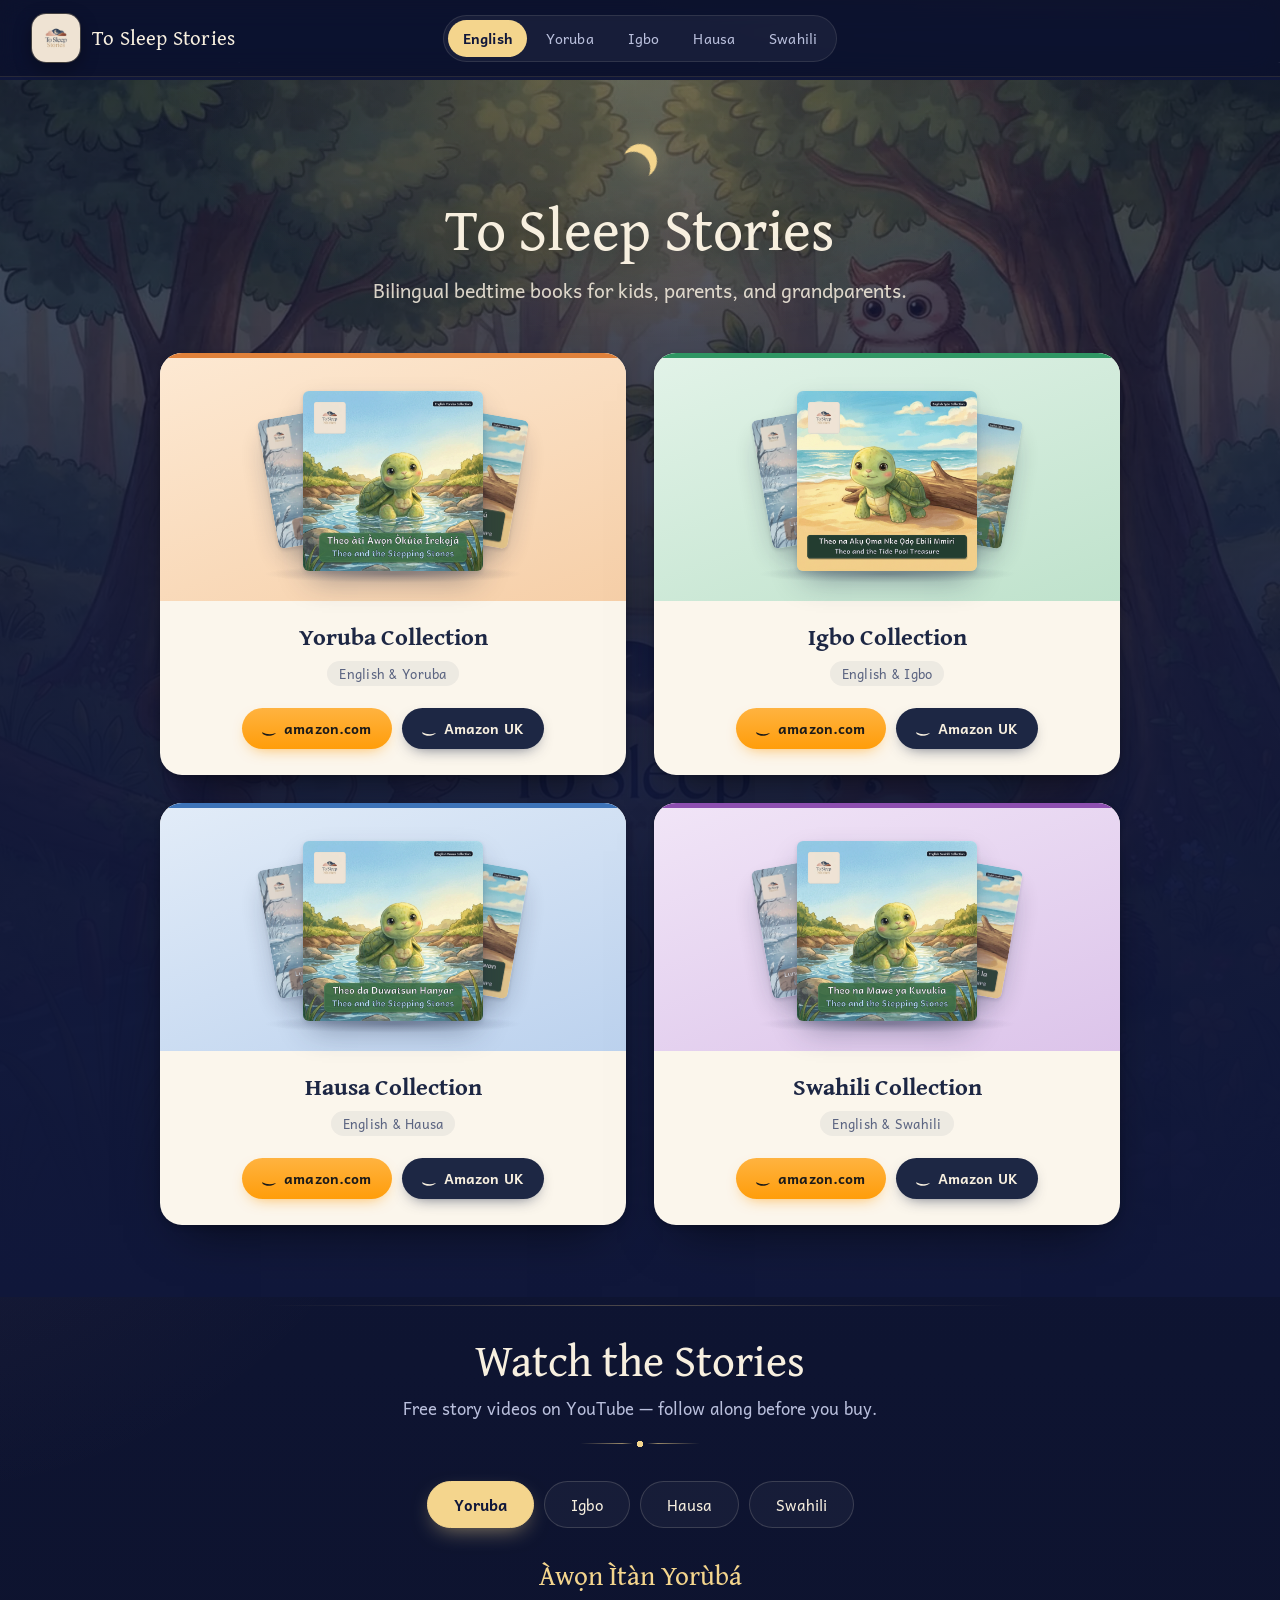
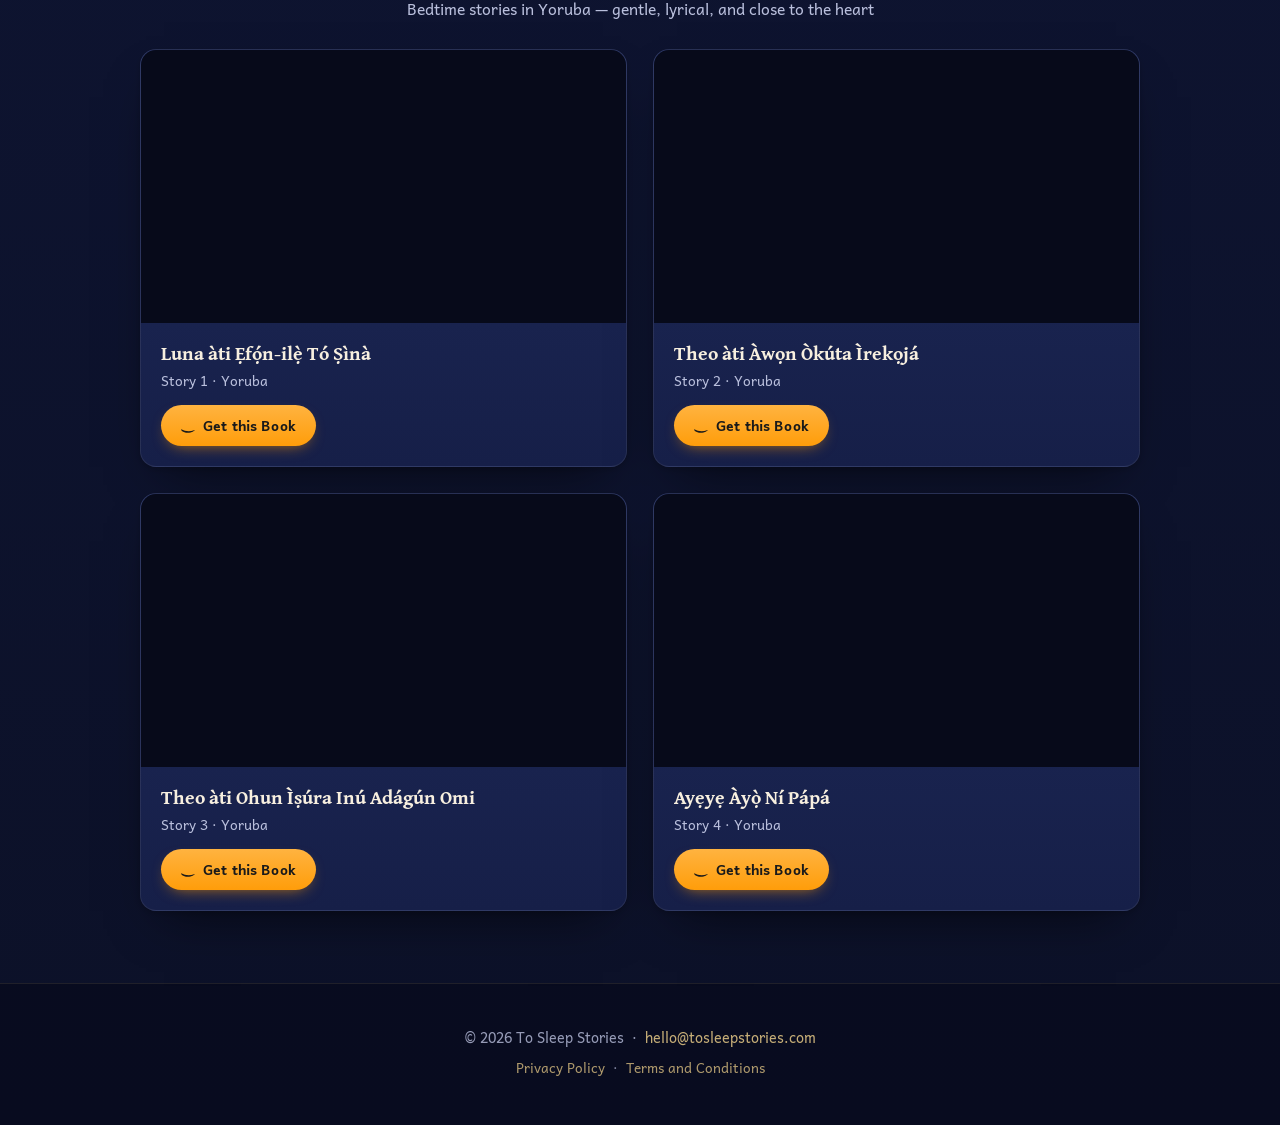
<file: index.html>
<!DOCTYPE html>
<html lang="en">
<head>
  <meta charset="UTF-8">
  <meta name="viewport" content="width=device-width, initial-scale=1.0">
  <title>To Sleep Stories — Bilingual Bedtime Books</title>
  <link rel="icon" type="image/png" href="logo.png">
  <script src="analytics.js"></script>
  <link rel="preload" href="assets/fonts/Andika-Regular.woff2" as="font" type="font/woff2" crossorigin>
  <link rel="preload" href="assets/fonts/GentiumBookPlus-Regular.woff2" as="font" type="font/woff2" crossorigin>
  <meta name="theme-color" content="#10173a">
  <style>
    /* ── FONTS (self-hosted SIL fonts: full African-Latin coverage — ẹ ọ ṣ ɓ ɗ ƙ ụ ị ṅ + tone marks) ── */
    @font-face { font-family: 'Andika'; src: url('assets/fonts/Andika-Regular.woff2') format('woff2'); font-weight: 400; font-style: normal; font-display: swap; }
    @font-face { font-family: 'Andika'; src: url('assets/fonts/Andika-Bold.woff2') format('woff2'); font-weight: 700; font-style: normal; font-display: swap; }
    @font-face { font-family: 'Gentium Book Plus'; src: url('assets/fonts/GentiumBookPlus-Regular.woff2') format('woff2'); font-weight: 400; font-style: normal; font-display: swap; }
    @font-face { font-family: 'Gentium Book Plus'; src: url('assets/fonts/GentiumBookPlus-Bold.woff2') format('woff2'); font-weight: 700; font-style: normal; font-display: swap; }

    :root {
      --night-950: #0c1128;
      --night-900: #10173a;
      --night-800: #161f48;
      --night-700: #1e2a5a;
      --night-600: #2a3770;
      --cream: #f7efdf;
      --paper: #fbf6ec;
      --muted: #b9bfdc;
      --moon: #f4d58d;
      --moon-deep: #e0b25e;
      --rose: #e9b5a5;
      --ink: #1d2744;
      --ink-soft: #5b6481;
      --font-display: 'Gentium Book Plus', Georgia, 'Times New Roman', serif;
      --font-body: 'Andika', 'Segoe UI', system-ui, -apple-system, sans-serif;
      --radius-lg: 22px;
      --radius-md: 16px;
      --shadow-card: 0 24px 50px -24px rgba(0, 0, 0, 0.65), 0 2px 6px rgba(0, 0, 0, 0.18);
    }

    * { margin: 0; padding: 0; box-sizing: border-box; }


    body {
      font-family: var(--font-body);
      background: var(--night-900);
      background-image:
        radial-gradient(1200px 600px at 85% -10%, rgba(244, 213, 141, 0.10), transparent 60%),
        radial-gradient(900px 700px at -10% 40%, rgba(233, 181, 165, 0.06), transparent 60%),
        linear-gradient(180deg, var(--night-900) 0%, var(--night-950) 100%);
      color: var(--cream);
      overflow-x: hidden;
      -webkit-font-smoothing: antialiased;
      -moz-osx-font-smoothing: grayscale;
      line-height: 1.5;
    }

    /* soft starfield */
    body::before {
      content: "";
      position: fixed;
      inset: 0;
      z-index: -1;
      pointer-events: none;
      opacity: 0.55;
      background-image:
        radial-gradient(1.2px 1.2px at 12% 18%, #fff 50%, transparent 51%),
        radial-gradient(1px 1px at 28% 62%, #fff 50%, transparent 51%),
        radial-gradient(1.4px 1.4px at 46% 12%, #fff 50%, transparent 51%),
        radial-gradient(1px 1px at 63% 44%, #fff 50%, transparent 51%),
        radial-gradient(1.2px 1.2px at 78% 76%, #fff 50%, transparent 51%),
        radial-gradient(1px 1px at 90% 30%, #fff 50%, transparent 51%),
        radial-gradient(1px 1px at 6% 86%, #fff 50%, transparent 51%),
        radial-gradient(1.3px 1.3px at 54% 90%, #fff 50%, transparent 51%);
      background-size: 520px 520px;
    }

    main { padding-top: 80px; }

    a, button { -webkit-tap-highlight-color: transparent; }

    :focus-visible {
      outline: 2px solid var(--moon);
      outline-offset: 3px;
      border-radius: 8px;
    }

    /* ── NAV ── */
    nav {
      position: fixed;
      top: 0; left: 0; right: 0;
      z-index: 100;
      display: grid;
      grid-template-columns: 1fr auto 1fr;
      align-items: center;
      gap: 16px;
      padding: 14px 32px;
      background: rgba(12, 17, 40, 0.78);
      -webkit-backdrop-filter: blur(14px) saturate(140%);
      backdrop-filter: blur(14px) saturate(140%);
      border-bottom: 1px solid rgba(244, 213, 141, 0.12);
    }

    .nav-primary { display: contents; }

    .nav-logo {
      grid-column: 1;
      grid-row: 1;
      justify-self: start;
      display: flex;
      align-items: center;
      gap: 12px;
      text-decoration: none;
    }

    .nav-logo img {
      height: 48px;
      width: 48px;
      object-fit: cover;
      border-radius: 14px;
      box-shadow: 0 0 0 1px rgba(244, 213, 141, 0.25), 0 6px 18px rgba(0, 0, 0, 0.35);
    }

    .nav-logo span {
      font-family: var(--font-display);
      font-size: 1.3rem;
      color: var(--cream);
      letter-spacing: 0.01em;
    }

    .nav-links {
      grid-column: 2;
      grid-row: 1;
      display: flex;
      align-items: center;
      justify-content: center;
      gap: 4px;
      flex-wrap: wrap;
      padding: 4px;
      background: rgba(255, 255, 255, 0.05);
      border: 1px solid rgba(247, 239, 223, 0.10);
      border-radius: 999px;
    }

    .lang-btn {
      padding: 7px 15px;
      border: none;
      background: transparent;
      color: var(--muted);
      cursor: pointer;
      border-radius: 999px;
      font-family: var(--font-body);
      font-size: 0.88rem;
      letter-spacing: 0.01em;
      transition: background 0.2s, color 0.2s;
    }

    .lang-btn:hover { color: var(--cream); background: rgba(255, 255, 255, 0.07); }

    .lang-btn.active {
      background: var(--moon);
      color: var(--night-900);
      font-weight: 700;
    }

    .btn-legacy {
      display: none;
      grid-column: 3;
      grid-row: 1;
      justify-self: end;
      align-items: center;
      gap: 6px;
      padding: 9px 18px;
      background: linear-gradient(135deg, var(--moon) 0%, var(--moon-deep) 100%);
      border: none;
      border-radius: 999px;
      color: var(--night-900);
      text-decoration: none;
      font-family: var(--font-body);
      font-weight: 700;
      font-size: 0.86rem;
      letter-spacing: 0.01em;
      line-height: 1.2;
      transition: transform 0.2s, box-shadow 0.2s, filter 0.2s;
      white-space: nowrap;
      box-shadow: 0 6px 20px -6px rgba(244, 213, 141, 0.55);
    }

    .btn-legacy:hover {
      transform: translateY(-1px);
      filter: brightness(1.05);
      box-shadow: 0 10px 26px -6px rgba(244, 213, 141, 0.7);
    }

    /* ── BOOKS (hero + collections) ── */
    .books-section {
      position: relative;
      scroll-margin-top: 90px;
      padding: 64px 28px 72px;
      overflow: hidden;
    }

    .books-bg {
      position: absolute;
      inset: 0;
      background-image: url('assets/logo/back2-web.webp');
      background-size: cover;
      background-repeat: no-repeat;
      background-position: center 30%;
      filter: saturate(0.95) brightness(0.85);
    }

    .books-overlay {
      position: absolute;
      inset: 0;
      background:
        radial-gradient(700px 380px at 50% 0%, rgba(244, 213, 141, 0.18), transparent 70%),
        linear-gradient(
          180deg,
          rgba(16, 23, 58, 0.60) 0%,
          rgba(16, 23, 58, 0.76) 26%,
          rgba(16, 23, 58, 0.90) 48%,
          rgba(16, 23, 58, 0.97) 72%,
          rgba(16, 23, 58, 1) 100%
        );
    }

    .books-content {
      position: relative;
      z-index: 1;
    }

    .books-intro-text {
      text-align: center;
      max-width: 760px;
      margin: 0 auto 48px;
    }

    /* little crescent moon above the title */
    .books-intro-text::before {
      content: "";
      display: block;
      width: 34px;
      height: 34px;
      margin: 0 auto 18px;
      border-radius: 50%;
      box-shadow: inset -9px 5px 0 0 var(--moon);
      transform: rotate(-20deg);
      filter: drop-shadow(0 0 12px rgba(244, 213, 141, 0.55));
    }

    .books-intro-text h1 {
      font-family: var(--font-display);
      font-weight: 400;
      font-size: clamp(2.3rem, 5.2vw, 3.7rem);
      color: var(--cream);
      margin-bottom: 14px;
      line-height: 1.1;
      letter-spacing: -0.005em;
      text-shadow: 0 2px 24px rgba(0, 0, 0, 0.35);
    }

    .books-intro-text p {
      font-size: clamp(1.02rem, 1.9vw, 1.22rem);
      color: rgba(247, 239, 223, 0.86);
      line-height: 1.55;
      max-width: 560px;
      margin: 0 auto;
    }

    /* ── SECTION HEADINGS ── */
    .section-heading {
      text-align: center;
      padding: 28px 20px 6px;
    }

    .section-heading h2 {
      font-family: var(--font-display);
      font-weight: 400;
      font-size: clamp(2rem, 4vw, 2.8rem);
      color: var(--cream);
      margin-bottom: 10px;
      line-height: 1.15;
    }

    .section-heading p {
      font-size: 1.05rem;
      color: var(--muted);
    }

    .divider {
      width: 120px;
      height: 10px;
      margin: 18px auto 0;
      background:
        radial-gradient(circle at 50% 50%, var(--moon) 0 3px, transparent 3.5px),
        linear-gradient(90deg, transparent, rgba(244, 213, 141, 0.6) 35%, transparent 44%, transparent 56%, rgba(244, 213, 141, 0.6) 65%, transparent);
      background-size: 100% 100%, 100% 1px;
      background-position: center, center;
      background-repeat: no-repeat;
    }

    /* ── COLLECTIONS ── */
    .collections-grid {
      display: grid;
      grid-template-columns: repeat(2, 1fr);
      gap: 28px;
      max-width: 960px;
      margin: 0 auto;
    }

    .collections-grid.single-lang {
      grid-template-columns: 1fr;
      max-width: 560px;
    }

    .collection-card {
      --lang: #d2ad7c;
      --stage: linear-gradient(160deg, #f7ead6 0%, #efdcc0 100%);
      position: relative;
      background: var(--paper);
      color: var(--ink);
      border: none;
      border-radius: var(--radius-lg);
      overflow: hidden;
      box-shadow: var(--shadow-card);
      transition: transform 0.3s ease, box-shadow 0.3s ease;
      scroll-margin-top: 100px;
    }

    .collection-card::before {
      content: "";
      position: absolute;
      top: 0; left: 0; right: 0;
      height: 5px;
      background: var(--lang);
      z-index: 3;
    }

    .collection-card[data-lang="yoruba"]  { --lang: #e0813a; --stage: linear-gradient(160deg, #fde9d3 0%, #f6cfa8 100%); }
    .collection-card[data-lang="igbo"]    { --lang: #2f9663; --stage: linear-gradient(160deg, #e2f3e8 0%, #bfe2cc 100%); }
    .collection-card[data-lang="hausa"]   { --lang: #3d73b8; --stage: linear-gradient(160deg, #e2ecf8 0%, #bcd2ee 100%); }
    .collection-card[data-lang="swahili"] { --lang: #8d4fb0; --stage: linear-gradient(160deg, #f1e5f7 0%, #dcc4ea 100%); }

    .collection-card.hidden {
      display: none;
    }

    .collection-card:hover {
      transform: translateY(-4px);
      box-shadow: 0 34px 60px -26px rgba(0, 0, 0, 0.75), 0 0 0 1px rgba(244, 213, 141, 0.25);
    }

    .card-shop-link {
      display: block;
      text-decoration: none;
      color: inherit;
      cursor: pointer;
    }

    .card-shop-link:hover .card-info h3 {
      color: var(--lang);
    }

    .cover-single {
      display: flex;
      justify-content: center;
      align-items: center;
      gap: 14px;
      padding: 38px 24px 30px;
      background: var(--stage);
      position: relative;
    }

    /* soft floor shadow under the books */
    .cover-single::after {
      content: "";
      position: absolute;
      left: 22%; right: 22%;
      bottom: 18px;
      height: 18px;
      background: radial-gradient(ellipse at center, rgba(29, 39, 68, 0.28), transparent 70%);
      z-index: 0;
    }

    .cover-stack {
      position: relative;
      width: 180px;
      flex-shrink: 0;
      z-index: 1;
    }

    .cover-stack img {
      border-radius: 6px;
      box-shadow: 0 14px 30px -8px rgba(29, 39, 68, 0.45), 0 2px 4px rgba(29, 39, 68, 0.15);
    }

    .cover-peek {
      position: absolute;
      width: 72%;
      max-height: 88%;
      height: auto;
      object-fit: contain;
      opacity: 0.92;
      z-index: 1;
      filter: brightness(0.94) saturate(0.95);
      transition: transform 0.35s ease;
    }

    .cover-peek-left {
      left: -20%;
      top: 10%;
      transform: rotate(-10deg);
    }

    .cover-peek-right {
      right: -20%;
      top: 10%;
      transform: rotate(10deg);
    }

    .collection-card:hover .cover-peek-left  { transform: rotate(-14deg) translateX(-8px); }
    .collection-card:hover .cover-peek-right { transform: rotate(14deg) translateX(8px); }

    .cover-front {
      position: relative;
      z-index: 2;
      display: block;
      width: auto;
      max-width: 100%;
      max-height: 250px;
      height: auto;
      margin: 0 auto;
      transition: transform 0.35s ease;
    }

    .collection-card:hover .cover-front { transform: translateY(-4px); }

    .cover-back {
      display: none;
      width: auto;
      max-width: 150px;
      max-height: 220px;
      height: auto;
      border-radius: 6px;
      box-shadow: 0 14px 30px -8px rgba(29, 39, 68, 0.45);
      flex-shrink: 0;
    }

    .collections-grid.single-lang .cover-stack {
      width: 210px;
    }

    .collections-grid.single-lang .cover-front {
      max-height: 290px;
    }

    .card-info {
      padding: 22px 22px 6px;
      text-align: center;
    }

    .card-info h3 {
      font-family: var(--font-display);
      font-weight: 700;
      font-size: 1.5rem;
      color: var(--ink);
      margin-bottom: 8px;
      line-height: 1.2;
      transition: color 0.2s;
    }

    .card-info .card-subtitle {
      display: inline-block;
      font-size: 0.82rem;
      color: var(--ink-soft);
      letter-spacing: 0.02em;
      line-height: 1.3;
      padding: 4px 12px;
      border-radius: 999px;
      background: rgba(29, 39, 68, 0.06);
      margin-bottom: 0;
    }

    .store-links {
      display: flex;
      gap: 10px;
      justify-content: center;
      flex-wrap: wrap;
      padding: 16px 22px 26px;
    }

    .btn-amazon {
      display: inline-flex;
      align-items: center;
      gap: 7px;
      padding: 10px 20px;
      background: linear-gradient(180deg, #ffb340 0%, #ff9d0a 100%);
      border-radius: 999px;
      color: #1a1a1a;
      text-decoration: none;
      font-size: 0.88rem;
      font-family: var(--font-body);
      font-weight: 700;
      letter-spacing: 0.01em;
      transition: transform 0.2s, box-shadow 0.2s, filter 0.2s;
      box-shadow: 0 6px 16px -8px rgba(255, 153, 0, 0.8);
    }

    .btn-amazon:hover {
      filter: brightness(1.05);
      transform: translateY(-1px);
      box-shadow: 0 10px 20px -8px rgba(255, 153, 0, 0.9);
    }

    .btn-amazon-uk {
      background: var(--ink);
      color: var(--cream);
      box-shadow: 0 6px 16px -8px rgba(29, 39, 68, 0.8);
    }

    .btn-amazon-uk:hover {
      background: #2a365c;
      box-shadow: 0 10px 20px -8px rgba(29, 39, 68, 0.9);
    }

    .btn-amazon svg { width: 15px; height: 15px; flex-shrink: 0; }

    /* ── VIDEO SECTION ── */
    .section-divider {
      max-width: 760px;
      margin: 8px auto 0;
      border: none;
      height: 1px;
      background: linear-gradient(90deg, transparent, rgba(244, 213, 141, 0.28), transparent);
    }

    .lang-tabs {
      display: flex;
      justify-content: center;
      gap: 10px;
      padding: 26px 20px 0;
      flex-wrap: wrap;
    }

    .lang-tab {
      padding: 10px 26px;
      border: 1px solid rgba(247, 239, 223, 0.16);
      background: rgba(255, 255, 255, 0.04);
      color: var(--cream);
      cursor: pointer;
      border-radius: 999px;
      font-size: 0.95rem;
      font-family: var(--font-body);
      transition: background 0.2s, border-color 0.2s, color 0.2s, box-shadow 0.2s;
    }

    .lang-tab:hover { border-color: rgba(244, 213, 141, 0.55); color: var(--moon); }

    .lang-tab.active {
      background: var(--moon);
      border-color: var(--moon);
      color: var(--night-900);
      font-weight: 700;
      box-shadow: 0 8px 22px -8px rgba(244, 213, 141, 0.6);
    }

    .stories-section { padding: 30px 32px 72px; }
    #story-library { scroll-margin-top: 90px; }

    .lang-panel { display: none; }
    .lang-panel.active { display: block; animation: fade-in 0.35s ease; }

    @keyframes fade-in { from { opacity: 0; transform: translateY(6px); } to { opacity: 1; transform: none; } }

    .lang-header { text-align: center; margin-bottom: 28px; }

    .lang-header h3 {
      font-family: var(--font-display);
      font-weight: 400;
      font-size: 1.7rem;
      color: var(--moon);
      margin-bottom: 4px;
      line-height: 1.3;
    }

    .lang-header p { color: var(--muted); font-size: 0.98rem; }

    .stories-grid {
      display: grid;
      grid-template-columns: repeat(auto-fill, minmax(300px, 1fr));
      gap: 26px;
      max-width: 1000px;
      margin: 0 auto;
    }

    @media (min-width: 760px) {
      .stories-grid { grid-template-columns: repeat(2, 1fr); }
    }

    .story-card {
      background: linear-gradient(180deg, var(--night-700) 0%, var(--night-800) 100%);
      border: 1px solid rgba(247, 239, 223, 0.08);
      border-radius: var(--radius-md);
      overflow: hidden;
      box-shadow: var(--shadow-card);
      transition: transform 0.3s ease, box-shadow 0.3s ease, border-color 0.3s ease;
    }

    .story-card:hover {
      transform: translateY(-3px);
      border-color: rgba(244, 213, 141, 0.28);
      box-shadow: 0 30px 55px -26px rgba(0, 0, 0, 0.8);
    }

    .video-wrapper {
      position: relative;
      padding-bottom: 56.25%;
      background: #070a1a;
    }

    .video-wrapper iframe {
      position: absolute;
      inset: 0;
      width: 100%;
      height: 100%;
      border: none;
    }

    .video-placeholder {
      position: absolute;
      inset: 0;
      display: flex;
      flex-direction: column;
      align-items: center;
      justify-content: center;
      background: linear-gradient(135deg, var(--night-700), var(--night-900));
      color: var(--muted);
      font-size: 0.88rem;
      gap: 8px;
    }

    .video-placeholder .play-icon { font-size: 2.2rem; opacity: 0.5; color: var(--moon); }

    .card-body { padding: 18px 20px 20px; }

    .card-body h4 {
      font-family: var(--font-display);
      font-weight: 700;
      font-size: 1.22rem;
      color: var(--cream);
      margin-bottom: 4px;
      line-height: 1.3;
    }

    .card-body p {
      font-size: 0.86rem;
      color: var(--muted);
      line-height: 1.5;
      margin-bottom: 14px;
    }

    .card-actions { display: flex; gap: 8px; align-items: center; flex-wrap: wrap; }

    /* ── FOOTER ── */
    footer {
      padding: 40px 32px 44px;
      text-align: center;
      background: rgba(6, 9, 24, 0.55);
      border-top: 1px solid rgba(244, 213, 141, 0.10);
    }

    footer p { color: var(--muted); opacity: 0.8; font-size: 0.9rem; line-height: 1.9; }
    footer a { color: var(--moon); text-decoration: none; }
    footer a:hover { text-decoration: underline; }
    .footer-legal { margin-top: 4px; opacity: 0.7; font-size: 0.85rem; }

    /* ── RESPONSIVE ── */
    @media (max-width: 980px) {
      main { padding-top: 124px; }
      nav {
        display: flex;
        flex-direction: column;
        gap: 12px;
        padding: 12px 20px 14px;
      }
      .nav-primary {
        display: flex;
        align-items: center;
        justify-content: space-between;
        gap: 16px;
        width: 100%;
      }
      .books-section, #story-library { scroll-margin-top: 130px; }
      .collection-card { scroll-margin-top: 140px; }
    }

    @media (max-width: 640px) {
      main { padding-top: 116px; }
      nav {
        padding: 10px 12px 12px;
        gap: 10px;
      }
      .nav-primary {
        justify-content: center;
        gap: 22px;
      }
      .nav-logo img { height: 42px; width: 42px; border-radius: 12px; }
      .nav-logo span { display: none; }
      .nav-links { gap: 2px; padding: 3px; }
      .lang-btn { padding: 6px 10px; font-size: 0.8rem; }
      .btn-legacy {
        font-size: 0.8rem;
        padding: 8px 14px;
        white-space: nowrap;
      }
      .books-section { padding: 40px 16px 48px; scroll-margin-top: 122px; }
      .books-intro-text { margin-bottom: 32px; }
      .collections-grid { grid-template-columns: 1fr; gap: 22px; }
      .collections-grid.single-lang { max-width: 100%; }
      .cover-single { padding: 32px 20px 26px; }
      .lang-tabs { gap: 6px; padding: 22px 12px 0; }
      .lang-tab { padding: 8px 15px; font-size: 0.88rem; }
      .stories-section { padding: 22px 16px 52px; }
      .stories-grid { grid-template-columns: 1fr; gap: 20px; }
      #story-library { scroll-margin-top: 122px; }
      .collection-card { scroll-margin-top: 130px; }
      footer { padding: 30px 18px 36px; }
    }

    @media (prefers-reduced-motion: reduce) {
      *, *::before, *::after { transition: none !important; animation: none !important; }
    }
  </style>
</head>
<body>

<!-- NAV -->
<nav>
  <div class="nav-primary">
    <a class="nav-logo" href="#">
      <img src="logo.png" alt="To Sleep Stories">
      <span>To Sleep Stories</span>
    </a>
    <a class="btn-legacy" href="https://als.tosleepstories.com">ALS Legacy</a>
  </div>
  <div class="nav-links">
    <button type="button" class="lang-btn active" onclick="setNavLang('en', this)">English</button>
    <button type="button" class="lang-btn" onclick="setNavLang('yo', this)">Yoruba</button>
    <button type="button" class="lang-btn" onclick="setNavLang('ig', this)">Igbo</button>
    <button type="button" class="lang-btn" onclick="setNavLang('ha', this)">Hausa</button>
    <button type="button" class="lang-btn" onclick="setNavLang('sw', this)">Swahili</button>
  </div>
</nav>

<main>

<!-- BOOKS -->
<section id="books" class="books-section">
  <div class="books-bg"></div>
  <div class="books-overlay"></div>
  <div class="books-content">
    <div class="books-intro-text">
      <h1 id="hero-title">To Sleep Stories</h1>
      <p id="hero-subtitle">Bilingual bedtime books for kids, parents, and grandparents.</p>
    </div>

    <div class="collections-grid" id="collections-grid">

  <div class="collection-card" id="collection-yoruba" data-lang="yoruba" data-cover-story="2">
    <a class="card-shop-link" href="https://www.amazon.com/dp/B0H2WSWPRH" target="_blank" rel="noopener"
       onclick="typeof clarity !== 'undefined' && clarity('event', 'collection_click', {lang:'yoruba',store:'us'})">
      <div class="cover-single">
        <div class="cover-stack">
          <img class="cover-peek cover-peek-left" src="assets/covers/1/yoruba/front.png" alt="" loading="lazy">
          <img class="cover-peek cover-peek-right" src="assets/covers/3/yoruba/front.png" alt="" loading="lazy">
          <img class="cover-front" src="assets/covers/2/yoruba/front.png" alt="Yoruba collection" loading="lazy">
        </div>
        <img class="cover-back" src="assets/covers/2/yoruba/back.png" alt="Yoruba collection back" loading="lazy">
      </div>
      <div class="card-info">
        <h3>Yoruba Collection</h3>
        <p class="card-subtitle">English &amp; Yoruba</p>
      </div>
    </a>
    <div class="store-links">
      <a class="btn-amazon" href="https://www.amazon.com/dp/B0H2WSWPRH" target="_blank" rel="noopener"
         onclick="typeof clarity !== 'undefined' && clarity('event', 'collection_click', {lang:'yoruba',store:'us'})">
        <svg viewBox="0 0 24 24" fill="currentColor"><path d="M.045 18.02c.072-.116.187-.124.348-.022 3.636 2.11 7.594 3.166 11.87 3.166 2.852 0 5.668-.533 8.447-1.595l.315-.14c.138-.06.234-.1.293-.13.226-.088.39-.046.494.124.104.17.06.336-.128.496-1.865 1.504-4.012 2.578-6.44 3.224-2.43.646-4.865.754-7.308.327-2.442-.428-4.7-1.348-6.77-2.762-.172-.116-.195-.224-.12-.34z"/></svg>
        amazon.com
      </a>
      <a class="btn-amazon btn-amazon-uk" href="https://www.amazon.co.uk/dp/B0H2WSWPRH" target="_blank" rel="noopener"
         onclick="typeof clarity !== 'undefined' && clarity('event', 'collection_click', {lang:'yoruba',store:'uk'})">
        <svg viewBox="0 0 24 24" fill="currentColor"><path d="M.045 18.02c.072-.116.187-.124.348-.022 3.636 2.11 7.594 3.166 11.87 3.166 2.852 0 5.668-.533 8.447-1.595l.315-.14c.138-.06.234-.1.293-.13.226-.088.39-.046.494.124.104.17.06.336-.128.496-1.865 1.504-4.012 2.578-6.44 3.224-2.43.646-4.865.754-7.308.327-2.442-.428-4.7-1.348-6.77-2.762-.172-.116-.195-.224-.12-.34z"/></svg>
        Amazon UK
      </a>
    </div>
  </div>

  <div class="collection-card" id="collection-igbo" data-lang="igbo" data-cover-story="1">
    <a class="card-shop-link" href="https://www.amazon.com/dp/B0H2WQKRN5" target="_blank" rel="noopener"
       onclick="typeof clarity !== 'undefined' && clarity('event', 'collection_click', {lang:'igbo',store:'us'})">
      <div class="cover-single">
        <div class="cover-stack">
          <img class="cover-peek cover-peek-left" src="assets/covers/2/igbo/front.png" alt="" loading="lazy">
          <img class="cover-peek cover-peek-right" src="assets/covers/3/igbo/front.png" alt="" loading="lazy">
          <img class="cover-front" src="assets/covers/1/igbo/front.png" alt="Igbo collection" loading="lazy">
        </div>
        <img class="cover-back" src="assets/covers/1/igbo/back.png" alt="Igbo collection back" loading="lazy">
      </div>
      <div class="card-info">
        <h3>Igbo Collection</h3>
        <p class="card-subtitle">English &amp; Igbo</p>
      </div>
    </a>
    <div class="store-links">
      <a class="btn-amazon" href="https://www.amazon.com/dp/B0H2WQKRN5" target="_blank" rel="noopener"
         onclick="typeof clarity !== 'undefined' && clarity('event', 'collection_click', {lang:'igbo',store:'us'})">
        <svg viewBox="0 0 24 24" fill="currentColor"><path d="M.045 18.02c.072-.116.187-.124.348-.022 3.636 2.11 7.594 3.166 11.87 3.166 2.852 0 5.668-.533 8.447-1.595l.315-.14c.138-.06.234-.1.293-.13.226-.088.39-.046.494.124.104.17.06.336-.128.496-1.865 1.504-4.012 2.578-6.44 3.224-2.43.646-4.865.754-7.308.327-2.442-.428-4.7-1.348-6.77-2.762-.172-.116-.195-.224-.12-.34z"/></svg>
        amazon.com
      </a>
      <a class="btn-amazon btn-amazon-uk" href="https://www.amazon.co.uk/dp/B0H2WQKRN5" target="_blank" rel="noopener"
         onclick="typeof clarity !== 'undefined' && clarity('event', 'collection_click', {lang:'igbo',store:'uk'})">
        <svg viewBox="0 0 24 24" fill="currentColor"><path d="M.045 18.02c.072-.116.187-.124.348-.022 3.636 2.11 7.594 3.166 11.87 3.166 2.852 0 5.668-.533 8.447-1.595l.315-.14c.138-.06.234-.1.293-.13.226-.088.39-.046.494.124.104.17.06.336-.128.496-1.865 1.504-4.012 2.578-6.44 3.224-2.43.646-4.865.754-7.308.327-2.442-.428-4.7-1.348-6.77-2.762-.172-.116-.195-.224-.12-.34z"/></svg>
        Amazon UK
      </a>
    </div>
  </div>

  <div class="collection-card" id="collection-hausa" data-lang="hausa" data-cover-story="3">
    <a class="card-shop-link" href="https://www.amazon.com/dp/B0H2WWZ16B" target="_blank" rel="noopener"
       onclick="typeof clarity !== 'undefined' && clarity('event', 'collection_click', {lang:'hausa',store:'us'})">
      <div class="cover-single">
        <div class="cover-stack">
          <img class="cover-peek cover-peek-left" src="assets/covers/1/hausa/front.png" alt="" loading="lazy">
          <img class="cover-peek cover-peek-right" src="assets/covers/2/hausa/front.png" alt="" loading="lazy">
          <img class="cover-front" src="assets/covers/3/hausa/front.png" alt="Hausa collection" loading="lazy">
        </div>
        <img class="cover-back" src="assets/covers/3/hausa/back.png" alt="Hausa collection back" loading="lazy">
      </div>
      <div class="card-info">
        <h3>Hausa Collection</h3>
        <p class="card-subtitle">English &amp; Hausa</p>
      </div>
    </a>
    <div class="store-links">
      <a class="btn-amazon" href="https://www.amazon.com/dp/B0H2WWZ16B" target="_blank" rel="noopener"
         onclick="typeof clarity !== 'undefined' && clarity('event', 'collection_click', {lang:'hausa',store:'us'})">
        <svg viewBox="0 0 24 24" fill="currentColor"><path d="M.045 18.02c.072-.116.187-.124.348-.022 3.636 2.11 7.594 3.166 11.87 3.166 2.852 0 5.668-.533 8.447-1.595l.315-.14c.138-.06.234-.1.293-.13.226-.088.39-.046.494.124.104.17.06.336-.128.496-1.865 1.504-4.012 2.578-6.44 3.224-2.43.646-4.865.754-7.308.327-2.442-.428-4.7-1.348-6.77-2.762-.172-.116-.195-.224-.12-.34z"/></svg>
        amazon.com
      </a>
      <a class="btn-amazon btn-amazon-uk" href="https://www.amazon.co.uk/dp/B0H2WWZ16B" target="_blank" rel="noopener"
         onclick="typeof clarity !== 'undefined' && clarity('event', 'collection_click', {lang:'hausa',store:'uk'})">
        <svg viewBox="0 0 24 24" fill="currentColor"><path d="M.045 18.02c.072-.116.187-.124.348-.022 3.636 2.11 7.594 3.166 11.87 3.166 2.852 0 5.668-.533 8.447-1.595l.315-.14c.138-.06.234-.1.293-.13.226-.088.39-.046.494.124.104.17.06.336-.128.496-1.865 1.504-4.012 2.578-6.44 3.224-2.43.646-4.865.754-7.308.327-2.442-.428-4.7-1.348-6.77-2.762-.172-.116-.195-.224-.12-.34z"/></svg>
        Amazon UK
      </a>
    </div>
  </div>

  <div class="collection-card" id="collection-swahili" data-lang="swahili" data-cover-story="1">
    <a class="card-shop-link" href="https://www.amazon.com/dp/B0H2WRTMJX" target="_blank" rel="noopener"
       onclick="typeof clarity !== 'undefined' && clarity('event', 'collection_click', {lang:'swahili',store:'us'})">
      <div class="cover-single">
        <div class="cover-stack">
          <img class="cover-peek cover-peek-left" src="assets/covers/2/swahili/front.png" alt="" loading="lazy">
          <img class="cover-peek cover-peek-right" src="assets/covers/3/swahili/front.png" alt="" loading="lazy">
          <img class="cover-front" src="assets/covers/1/swahili/front.png" alt="Swahili collection" loading="lazy">
        </div>
        <img class="cover-back" src="assets/covers/1/swahili/back.png" alt="Swahili collection back" loading="lazy">
      </div>
      <div class="card-info">
        <h3>Swahili Collection</h3>
        <p class="card-subtitle">English &amp; Swahili</p>
      </div>
    </a>
    <div class="store-links">
      <a class="btn-amazon" href="https://www.amazon.com/dp/B0H2WRTMJX" target="_blank" rel="noopener"
         onclick="typeof clarity !== 'undefined' && clarity('event', 'collection_click', {lang:'swahili',store:'us'})">
        <svg viewBox="0 0 24 24" fill="currentColor"><path d="M.045 18.02c.072-.116.187-.124.348-.022 3.636 2.11 7.594 3.166 11.87 3.166 2.852 0 5.668-.533 8.447-1.595l.315-.14c.138-.06.234-.1.293-.13.226-.088.39-.046.494.124.104.17.06.336-.128.496-1.865 1.504-4.012 2.578-6.44 3.224-2.43.646-4.865.754-7.308.327-2.442-.428-4.7-1.348-6.77-2.762-.172-.116-.195-.224-.12-.34z"/></svg>
        amazon.com
      </a>
      <a class="btn-amazon btn-amazon-uk" href="https://www.amazon.co.uk/dp/B0H2WRTMJX" target="_blank" rel="noopener"
         onclick="typeof clarity !== 'undefined' && clarity('event', 'collection_click', {lang:'swahili',store:'uk'})">
        <svg viewBox="0 0 24 24" fill="currentColor"><path d="M.045 18.02c.072-.116.187-.124.348-.022 3.636 2.11 7.594 3.166 11.87 3.166 2.852 0 5.668-.533 8.447-1.595l.315-.14c.138-.06.234-.1.293-.13.226-.088.39-.046.494.124.104.17.06.336-.128.496-1.865 1.504-4.012 2.578-6.44 3.224-2.43.646-4.865.754-7.308.327-2.442-.428-4.7-1.348-6.77-2.762-.172-.116-.195-.224-.12-.34z"/></svg>
        Amazon UK
      </a>
    </div>
  </div>

    </div>
  </div>
</section>

<hr class="section-divider">

<!-- WATCH STORIES -->
<div id="watch" class="section-heading">
  <h2>Watch the Stories</h2>
  <p>Free story videos on YouTube — follow along before you buy.</p>
  <div class="divider"></div>
</div>

<div class="lang-tabs">
  <button type="button" class="lang-tab active" data-lang="yoruba" onclick="showLang('yoruba')">Yoruba</button>
  <button type="button" class="lang-tab" data-lang="igbo" onclick="showLang('igbo')">Igbo</button>
  <button type="button" class="lang-tab" data-lang="hausa" onclick="showLang('hausa')">Hausa</button>
  <button type="button" class="lang-tab" data-lang="swahili" onclick="showLang('swahili')">Swahili</button>
</div>

<div class="stories-section" id="story-library">

  <div class="lang-panel active" id="panel-yoruba">
    <div class="lang-header">
      <h3>Àwọn Ìtàn Yorùbá</h3>
      <p>Bedtime stories in Yoruba — gentle, lyrical, and close to the heart</p>
    </div>
    <div class="stories-grid" id="grid-yoruba"></div>
  </div>

  <div class="lang-panel" id="panel-igbo">
    <div class="lang-header">
      <h3>Akụkọ Igbo</h3>
      <p>Bedtime stories in Igbo — warm, vivid, and full of wonder</p>
    </div>
    <div class="stories-grid" id="grid-igbo"></div>
  </div>

  <div class="lang-panel" id="panel-hausa">
    <div class="lang-header">
      <h3>Labarun Hausa</h3>
      <p>Bedtime stories in Hausa — calming tales for quiet evenings</p>
    </div>
    <div class="stories-grid" id="grid-hausa"></div>
  </div>

  <div class="lang-panel" id="panel-swahili">
    <div class="lang-header">
      <h3>Hadithi za Kiswahili</h3>
      <p>Bedtime stories in Swahili — soothing stories for calm evenings</p>
    </div>
    <div class="stories-grid" id="grid-swahili"></div>
  </div>

</div>

<!-- FOOTER -->
<footer>
  <p>
    © 2026 To Sleep Stories &nbsp;·&nbsp;
    <a href="mailto:hello@tosleepstories.com">hello@tosleepstories.com</a>
  </p>
  <p class="footer-legal">
    <a href="privacy.html">Privacy Policy</a> &nbsp;·&nbsp;
    <a href="terms.html">Terms and Conditions</a>
  </p>
</footer>

</main>

<script>
  // ── CONFIG (auto-synced — do not edit by hand) ───────────────────────────
  // Source of truth: publishing/website-links.json
  // Run: python publishing/update_website.py

  const STORIES = [
    {
      id: 1,
      titles: {
        yoruba:  "Luna àti Ẹfọ́n-ilẹ̀ Tó Ṣìnà",
        igbo:    "Luna na Edidi Nke Furu Efu",
        hausa:   "Luna da Ɓataccen Kankane",
        swahili: "Luna na Kalunguyu Aliyepotea",
        en:      "Luna and the Lost Hedgehog"
      },
      youtubeIds: {
        yoruba:  "v9WIfKdSSSg",
        igbo:  "rfdZY3Zdm2Q",
        hausa:  "eDXDxUV-kWA",
        swahili:  "DUGPVWQva5Q"
      },
      amazonLinks: {
        yoruba:  "https://www.amazon.com/dp/B0H1CRG78W",
        igbo:  "https://www.amazon.com/dp/B0H1CMSH3G",
        hausa:  "https://www.amazon.com/dp/B0H1JBSYCP",
        swahili:  "https://www.amazon.com/dp/B0H1CN91J6"
      }
    },
    {
      id: 2,
      titles: {
        yoruba:  "Theo àti Àwọn Òkúta Ìrekọjá",
        igbo:    "Theo na Nkwume Ịgafe",
        hausa:   "Theo da Duwatsun Hanyar Ketarewa",
        swahili: "Theo na Mawe ya Kuvukia",
        en:      "Theo and the Stepping Stones"
      },
      youtubeIds: {
        yoruba:  "19B8AlryHAA",
        igbo:  "d1SeZsXToGk",
        hausa:  "s5-6ArlBy_4",
        swahili:  "BfPb0kApKyM"
      },
      amazonLinks: {
        yoruba:  "https://www.amazon.com/dp/B0H2CS1R43",
        igbo:  "https://www.amazon.com/dp/B0H2CSC61F",
        hausa:  "https://www.amazon.com/dp/B0H236TNF6",
        swahili:  "https://www.amazon.com/dp/B0H235ZF6D"
      }
    },
    {
      id: 3,
      titles: {
        yoruba:  "Theo àti Ohun Ìṣúra Inú Adágún Omi",
        igbo:    "Theo na Akụ Ọma Nke Ọdọ Ebili Mmiri",
        hausa:   "Theo da Taskar Ramin Ruwan Teku",
        swahili: "Theo na Hazina ya Dimbwi la Maji",
        en:      "Theo and the Tide Pool Treasure"
      },
      youtubeIds: {
        yoruba:  "mRPX6H6gmCA",
        igbo:  "ZyoYvFcUIbA",
        hausa:  "sTrqHuP_mIs",
        swahili:  "vzLiLL83L5s"
      },
      amazonLinks: {
        yoruba:  "https://www.amazon.com/dp/B0H2S4XM31",
        igbo:  "https://www.amazon.com/dp/B0H3DTCWKL",
        hausa:  "https://www.amazon.com/dp/B0H2S2XTQ8",
        swahili:  "https://www.amazon.com/dp/B0H2S4KMTG"
      }
    },
    {
      id: 4,
      titles: {
        yoruba:  "Ayẹyẹ Àyọ̀ Ní Pápá",
        igbo:    "Ọṅụ Na-Enwu N'Ọhịa Ahịhịa",
        hausa:   "Biki Mai Daɗi a Filin Ciyawa",
        swahili: "Sherehe ya Furaha Uwandani",
        en:      "A Joyful Celebration in the Meadow"
      },
      youtubeIds: {
        yoruba:  "I2Ltz9Bl8W0",
        igbo:  "ewAc8xsM-Js",
        hausa:  "djLjoKCjxuc",
        swahili:  "UsvU7-0Uo7k"
      },
      amazonLinks: {
        yoruba:  "#",
        igbo:  "#",
        hausa:  "#",
        swahili:  "#"
      }
    }
  ];

  const LANG_LABELS = {
    yoruba:  { name: "Yoruba" },
    igbo:    { name: "Igbo" },
    hausa:   { name: "Hausa" },
    swahili: { name: "Swahili" }
  };

  const HERO_CONTENT = {
    en: {
      title: "To Sleep Stories",
      subtitle: "Bilingual bedtime books for kids, parents, and grandparents."
    },
    yo: {
      title: "Àwọn Ìtàn Ìsun",
      subtitle: "Àwọn ìwé ìtàn oníbeji fún ìsinmi alẹ́ — rọrùn láti tẹ̀lé."
    },
    ig: {
      title: "Akụkọ Ụra",
      subtitle: "Akwụkwọ akụkọ asụsụ abụọ maka ụra dị jụụ — dị mfe iso."
    },
    ha: {
      title: "Labaran Barci",
      subtitle: "Littattafan labarai masu harsuna biyu don barci mai kyau."
    },
    sw: {
      title: "Hadithi za Kulala",
      subtitle: "Vitabu vya hadithi za lugha mbili kwa usingizi mzuri."
    }
  };

  const NAV_TO_STORY_LANG = {
    yo: 'yoruba',
    ig: 'igbo',
    ha: 'hausa',
    sw: 'swahili'
  };

  function showLang(lang) {
    document.querySelectorAll('.lang-panel').forEach(p => p.classList.remove('active'));
    document.querySelectorAll('.lang-tab').forEach(t => t.classList.remove('active'));
    const panel = document.getElementById('panel-' + lang);
    if (panel) panel.classList.add('active');
    const tab = document.querySelector('.lang-tab[data-lang="' + lang + '"]');
    if (tab) tab.classList.add('active');
  }

  const STORY_LANG_TO_NAV = {
    yoruba: 'yo',
    igbo: 'ig',
    hausa: 'ha',
    swahili: 'sw',
  };

  function scrollToBookLinks(lang) {
    const navCode = STORY_LANG_TO_NAV[lang];
    if (navCode) {
      const navBtn = document.querySelector('.nav-links .lang-btn[onclick*="\'' + navCode + '\'"]');
      if (navBtn) setNavLang(navCode, navBtn);
    }
    requestAnimationFrame(() => {
      const card = document.getElementById('collection-' + lang);
      const target = card || document.getElementById('books');
      if (target) target.scrollIntoView({ behavior: 'smooth', block: 'start' });
    });
  }

  function setNavLang(lang, btn) {
    const c = HERO_CONTENT[lang] || HERO_CONTENT.en;
    document.getElementById('hero-title').textContent = c.title;
    document.getElementById('hero-subtitle').textContent = c.subtitle;
    document.querySelectorAll('.lang-btn').forEach(b => b.classList.remove('active'));
    if (btn) btn.classList.add('active');

    const grid = document.getElementById('collections-grid');
    const storyLang = NAV_TO_STORY_LANG[lang];

    document.querySelectorAll('.collection-card').forEach(card => {
      if (lang === 'en') {
        card.classList.remove('hidden');
      } else {
        card.classList.toggle('hidden', card.dataset.lang !== storyLang);
      }
    });

    if (lang === 'en') {
      grid.classList.remove('single-lang');
    } else {
      grid.classList.add('single-lang');
      showLang(storyLang);
    }
  }

  const LANG_KEYS = ['yoruba', 'igbo', 'hausa', 'swahili'];

  document.querySelectorAll('.collection-card[data-lang]').forEach(card => {
    const lang = card.dataset.lang;
    const featured = Math.floor(Math.random() * 3) + 1;
    const others = [1, 2, 3].filter(s => s !== featured);
    card.dataset.coverStory = featured;

    const base = (story) => 'assets/covers/' + story + '/' + lang + '/';
    const front = card.querySelector('.cover-front');
    const back = card.querySelector('.cover-back');
    const peekL = card.querySelector('.cover-peek-left');
    const peekR = card.querySelector('.cover-peek-right');

    if (front) front.src = base(featured) + 'front.png';
    if (back) back.src = base(featured) + 'back.png';
    if (peekL) peekL.src = base(others[0]) + 'front.png';
    if (peekR) peekR.src = base(others[1]) + 'front.png';
  });

  LANG_KEYS.forEach(lang => {
    const grid = document.getElementById('grid-' + lang);
    STORIES.forEach(story => {
      const ytId = story.youtubeIds[lang];
      const title = story.titles[lang];

      let videoHtml;
      if (ytId) {
        videoHtml = `<iframe src="https://www.youtube.com/embed/${ytId}" title="${title}" allowfullscreen loading="lazy"></iframe>`;
      } else {
        videoHtml = `<div class="video-placeholder"><span class="play-icon">▶</span><span>Video coming soon</span></div>`;
      }

      grid.innerHTML += `
        <div class="story-card">
          <div class="video-wrapper">${videoHtml}</div>
          <div class="card-body">
            <h4>${title}</h4>
            <p>Story ${story.id} · ${LANG_LABELS[lang].name}</p>
            <div class="card-actions">
              <a class="btn-amazon" href="#books" onclick="event.preventDefault(); scrollToBookLinks('${lang}')">
                <svg viewBox="0 0 24 24" fill="currentColor"><path d="M.045 18.02c.072-.116.187-.124.348-.022 3.636 2.11 7.594 3.166 11.87 3.166 2.852 0 5.668-.533 8.447-1.595l.315-.14c.138-.06.234-.1.293-.13.226-.088.39-.046.494.124.104.17.06.336-.128.496-1.865 1.504-4.012 2.578-6.44 3.224-2.43.646-4.865.754-7.308.327-2.442-.428-4.7-1.348-6.77-2.762-.172-.116-.195-.224-.12-.34z"/></svg>
                Get this Book
              </a>
            </div>
          </div>
        </div>`;
    });
  });
</script>
</body>
</html>
</file>
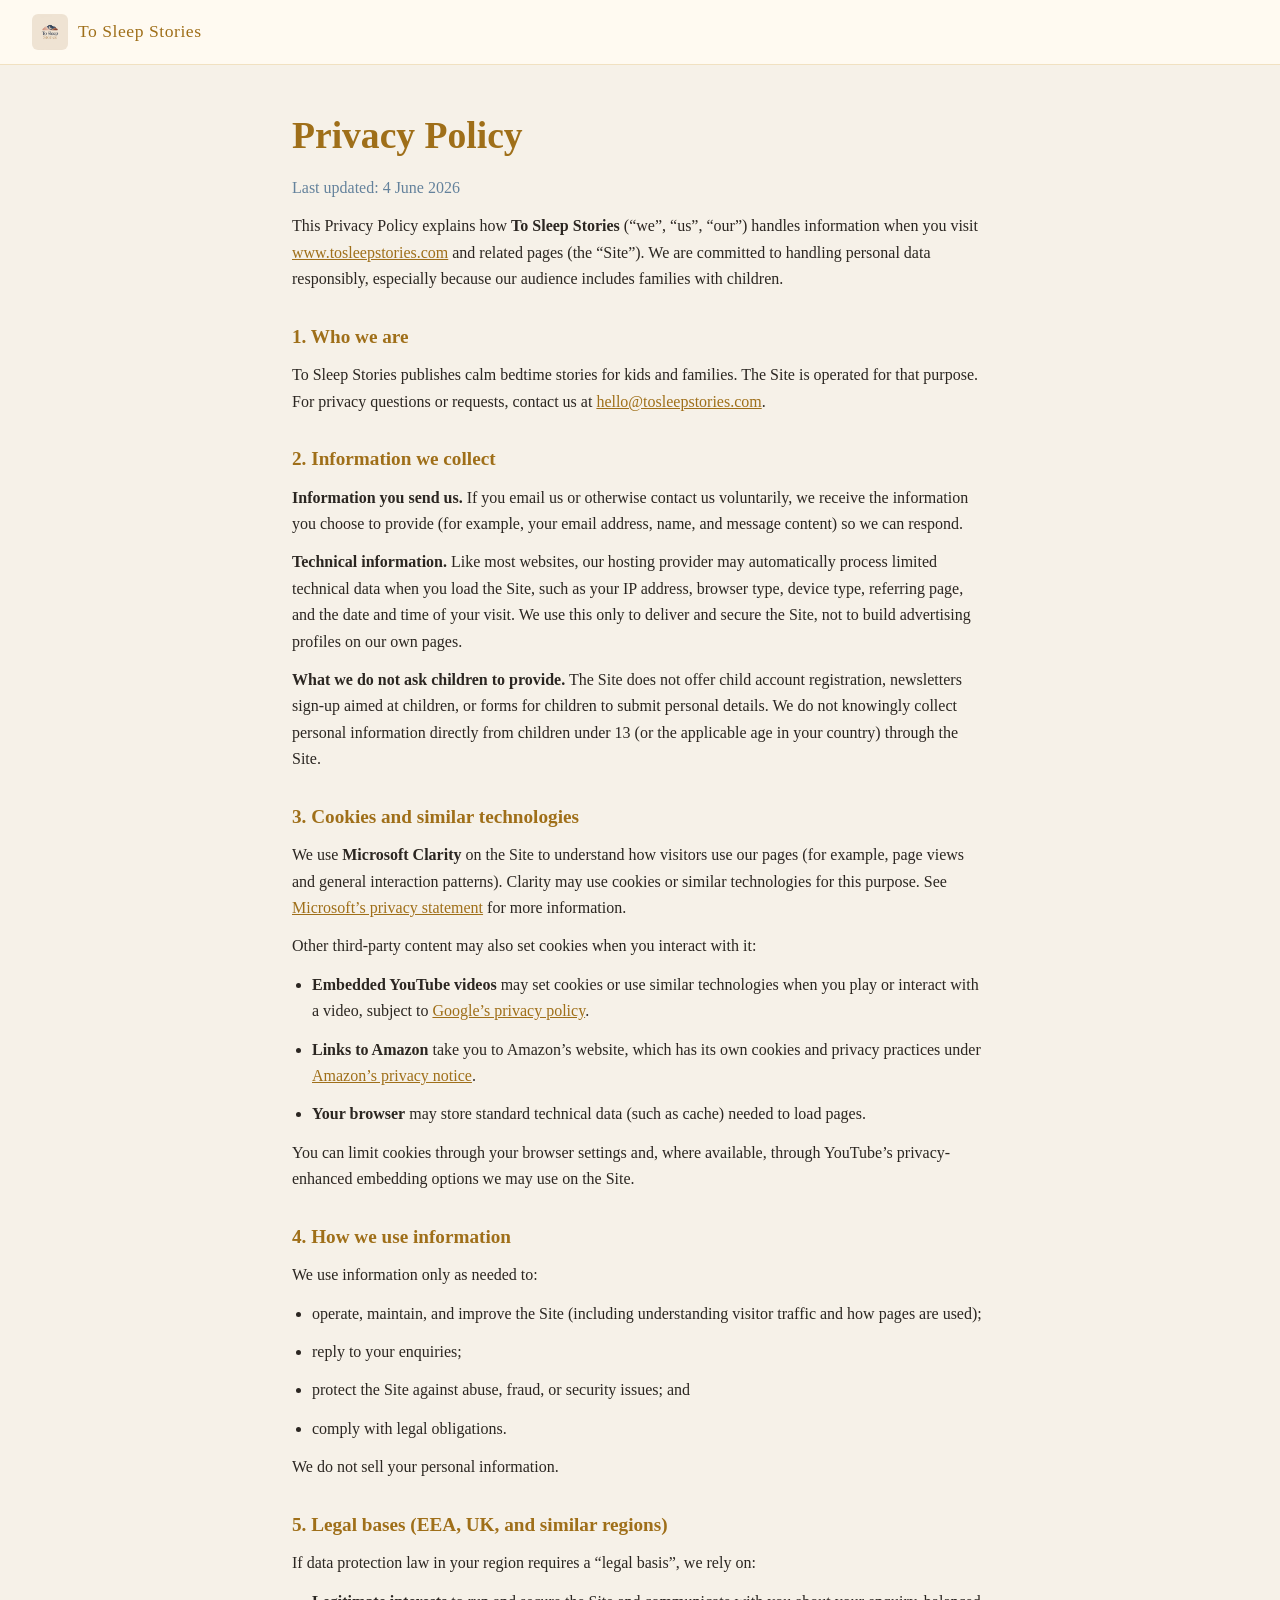
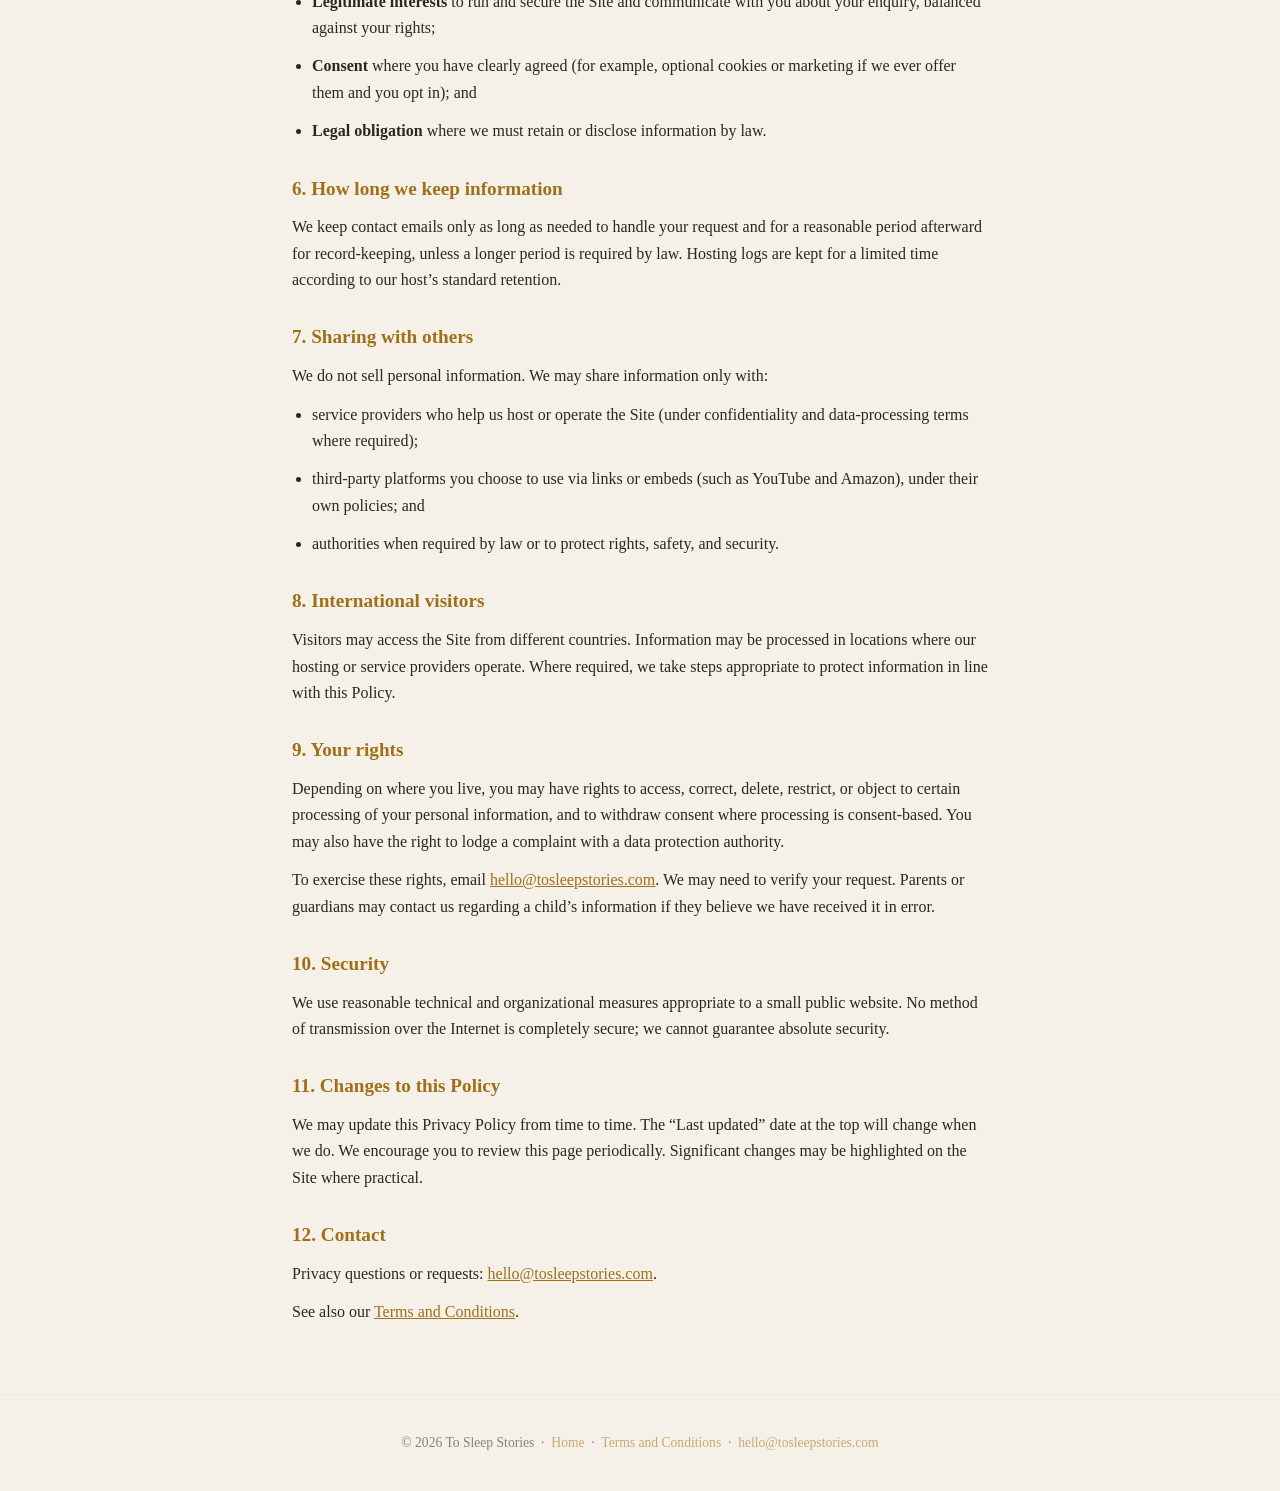
<file: privacy.html>
<!DOCTYPE html>
<html lang="en">
<head>
  <meta charset="UTF-8">
  <meta name="viewport" content="width=device-width, initial-scale=1.0">
  <title>Privacy Policy — To Sleep Stories</title>
  <link rel="icon" type="image/png" href="logo.png">
  <link rel="stylesheet" href="legal.css">
  <script src="analytics.js"></script>
</head>
<body>

<nav>
  <a class="nav-logo" href="index.html">
    <img src="logo.png" alt="To Sleep Stories">
    <span>To Sleep Stories</span>
  </a>
</nav>

<main class="legal-main">
  <h1>Privacy Policy</h1>
  <p class="legal-meta">Last updated: 4 June 2026</p>

  <p>This Privacy Policy explains how <strong>To Sleep Stories</strong> (“we”, “us”, “our”) handles information when you visit <a href="https://www.tosleepstories.com">www.tosleepstories.com</a> and related pages (the “Site”). We are committed to handling personal data responsibly, especially because our audience includes families with children.</p>

  <h2>1. Who we are</h2>
  <p>To Sleep Stories publishes calm bedtime stories for kids and families. The Site is operated for that purpose. For privacy questions or requests, contact us at <a href="mailto:hello@tosleepstories.com">hello@tosleepstories.com</a>.</p>

  <h2>2. Information we collect</h2>
  <p><strong>Information you send us.</strong> If you email us or otherwise contact us voluntarily, we receive the information you choose to provide (for example, your email address, name, and message content) so we can respond.</p>
  <p><strong>Technical information.</strong> Like most websites, our hosting provider may automatically process limited technical data when you load the Site, such as your IP address, browser type, device type, referring page, and the date and time of your visit. We use this only to deliver and secure the Site, not to build advertising profiles on our own pages.</p>
  <p><strong>What we do not ask children to provide.</strong> The Site does not offer child account registration, newsletters sign-up aimed at children, or forms for children to submit personal details. We do not knowingly collect personal information directly from children under 13 (or the applicable age in your country) through the Site.</p>

  <h2>3. Cookies and similar technologies</h2>
  <p>We use <strong>Microsoft Clarity</strong> on the Site to understand how visitors use our pages (for example, page views and general interaction patterns). Clarity may use cookies or similar technologies for this purpose. See <a href="https://privacy.microsoft.com/en-us/privacystatement" rel="noopener noreferrer">Microsoft’s privacy statement</a> for more information.</p>
  <p>Other third-party content may also set cookies when you interact with it:</p>
  <ul>
    <li><strong>Embedded YouTube videos</strong> may set cookies or use similar technologies when you play or interact with a video, subject to <a href="https://policies.google.com/privacy" rel="noopener noreferrer">Google’s privacy policy</a>.</li>
    <li><strong>Links to Amazon</strong> take you to Amazon’s website, which has its own cookies and privacy practices under <a href="https://www.amazon.com/gp/help/customer/display.html?nodeId=468496" rel="noopener noreferrer">Amazon’s privacy notice</a>.</li>
    <li><strong>Your browser</strong> may store standard technical data (such as cache) needed to load pages.</li>
  </ul>
  <p>You can limit cookies through your browser settings and, where available, through YouTube’s privacy-enhanced embedding options we may use on the Site.</p>

  <h2>4. How we use information</h2>
  <p>We use information only as needed to:</p>
  <ul>
    <li>operate, maintain, and improve the Site (including understanding visitor traffic and how pages are used);</li>
    <li>reply to your enquiries;</li>
    <li>protect the Site against abuse, fraud, or security issues; and</li>
    <li>comply with legal obligations.</li>
  </ul>
  <p>We do not sell your personal information.</p>

  <h2>5. Legal bases (EEA, UK, and similar regions)</h2>
  <p>If data protection law in your region requires a “legal basis”, we rely on:</p>
  <ul>
    <li><strong>Legitimate interests</strong> to run and secure the Site and communicate with you about your enquiry, balanced against your rights;</li>
    <li><strong>Consent</strong> where you have clearly agreed (for example, optional cookies or marketing if we ever offer them and you opt in); and</li>
    <li><strong>Legal obligation</strong> where we must retain or disclose information by law.</li>
  </ul>

  <h2>6. How long we keep information</h2>
  <p>We keep contact emails only as long as needed to handle your request and for a reasonable period afterward for record-keeping, unless a longer period is required by law. Hosting logs are kept for a limited time according to our host’s standard retention.</p>

  <h2>7. Sharing with others</h2>
  <p>We do not sell personal information. We may share information only with:</p>
  <ul>
    <li>service providers who help us host or operate the Site (under confidentiality and data-processing terms where required);</li>
    <li>third-party platforms you choose to use via links or embeds (such as YouTube and Amazon), under their own policies; and</li>
    <li>authorities when required by law or to protect rights, safety, and security.</li>
  </ul>

  <h2>8. International visitors</h2>
  <p>Visitors may access the Site from different countries. Information may be processed in locations where our hosting or service providers operate. Where required, we take steps appropriate to protect information in line with this Policy.</p>

  <h2>9. Your rights</h2>
  <p>Depending on where you live, you may have rights to access, correct, delete, restrict, or object to certain processing of your personal information, and to withdraw consent where processing is consent-based. You may also have the right to lodge a complaint with a data protection authority.</p>
  <p>To exercise these rights, email <a href="mailto:hello@tosleepstories.com">hello@tosleepstories.com</a>. We may need to verify your request. Parents or guardians may contact us regarding a child’s information if they believe we have received it in error.</p>

  <h2>10. Security</h2>
  <p>We use reasonable technical and organizational measures appropriate to a small public website. No method of transmission over the Internet is completely secure; we cannot guarantee absolute security.</p>

  <h2>11. Changes to this Policy</h2>
  <p>We may update this Privacy Policy from time to time. The “Last updated” date at the top will change when we do. We encourage you to review this page periodically. Significant changes may be highlighted on the Site where practical.</p>

  <h2>12. Contact</h2>
  <p>Privacy questions or requests: <a href="mailto:hello@tosleepstories.com">hello@tosleepstories.com</a>.</p>
  <p>See also our <a href="terms.html">Terms and Conditions</a>.</p>
</main>

<footer>
  <p>
    © 2026 To Sleep Stories &nbsp;·&nbsp;
    <a href="index.html">Home</a> &nbsp;·&nbsp;
    <a href="terms.html">Terms and Conditions</a> &nbsp;·&nbsp;
    <a href="mailto:hello@tosleepstories.com">hello@tosleepstories.com</a>
  </p>
</footer>

</body>
</html>
</file>
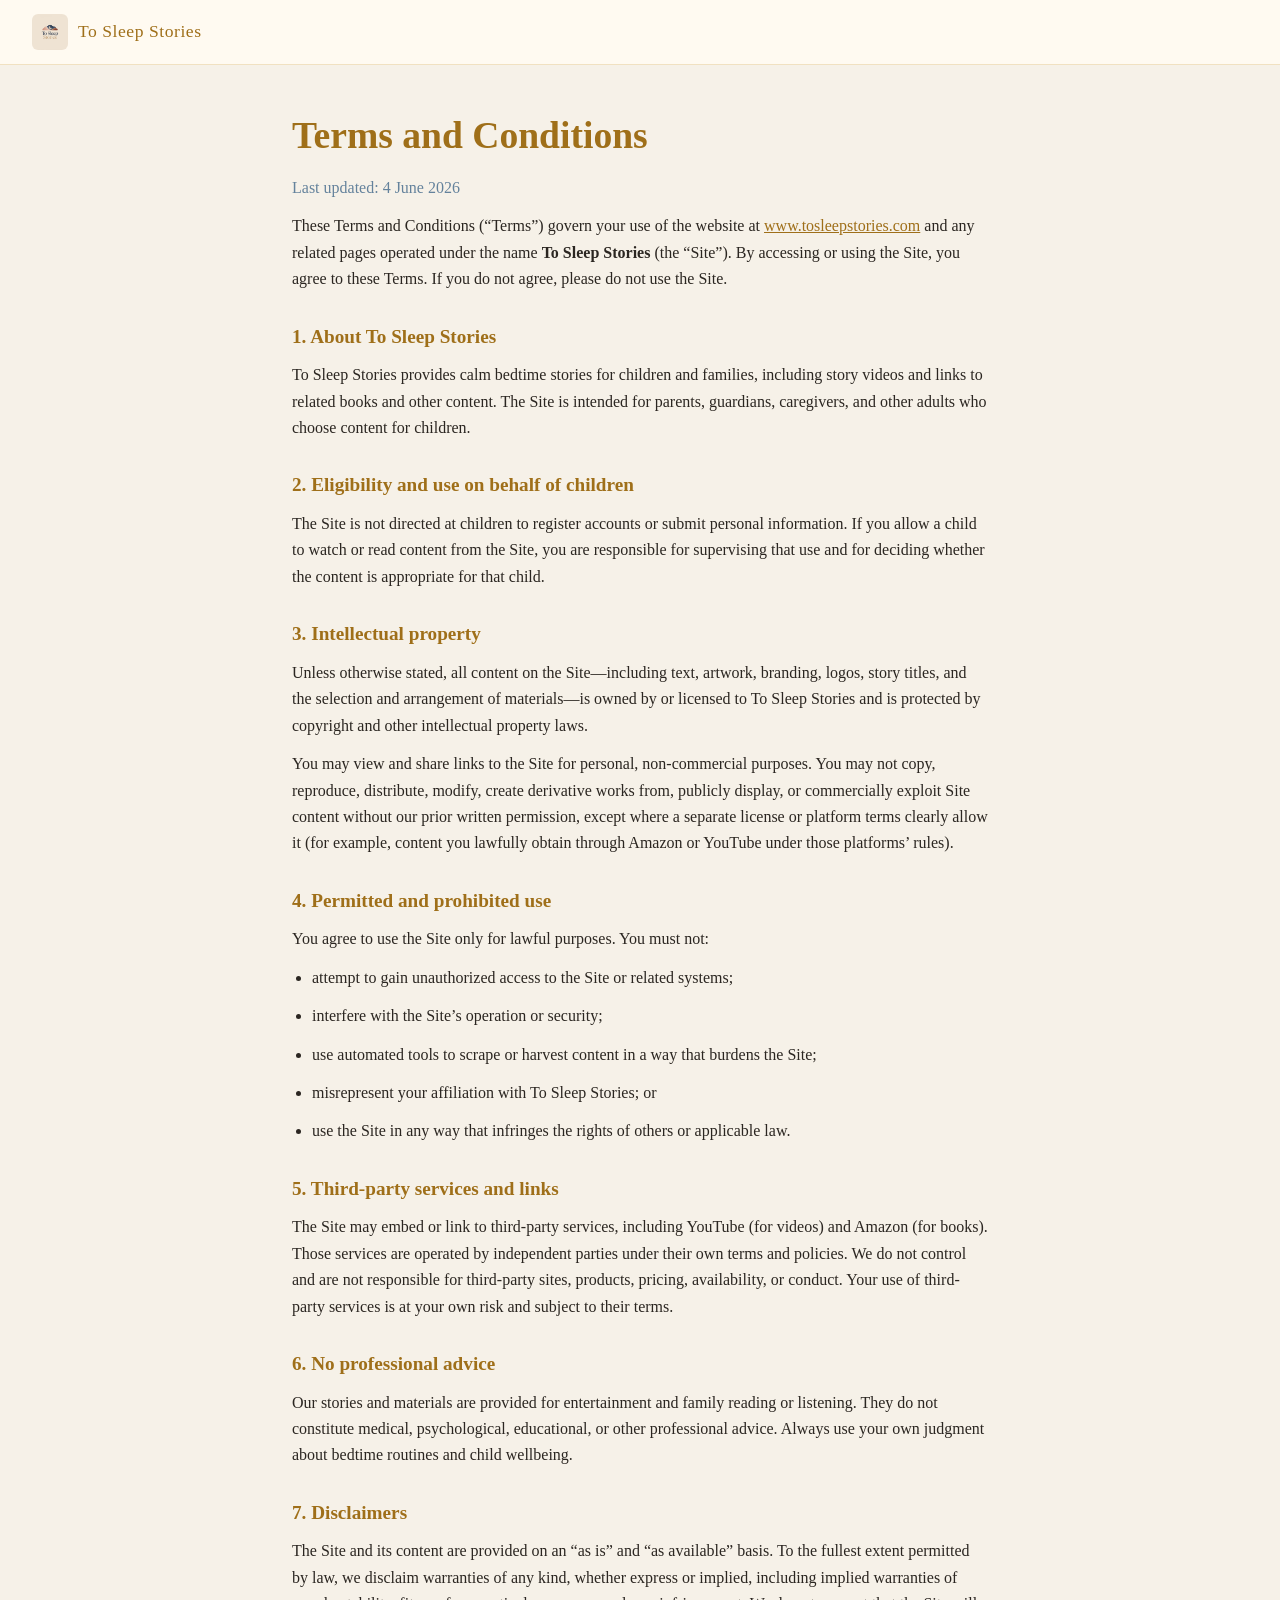
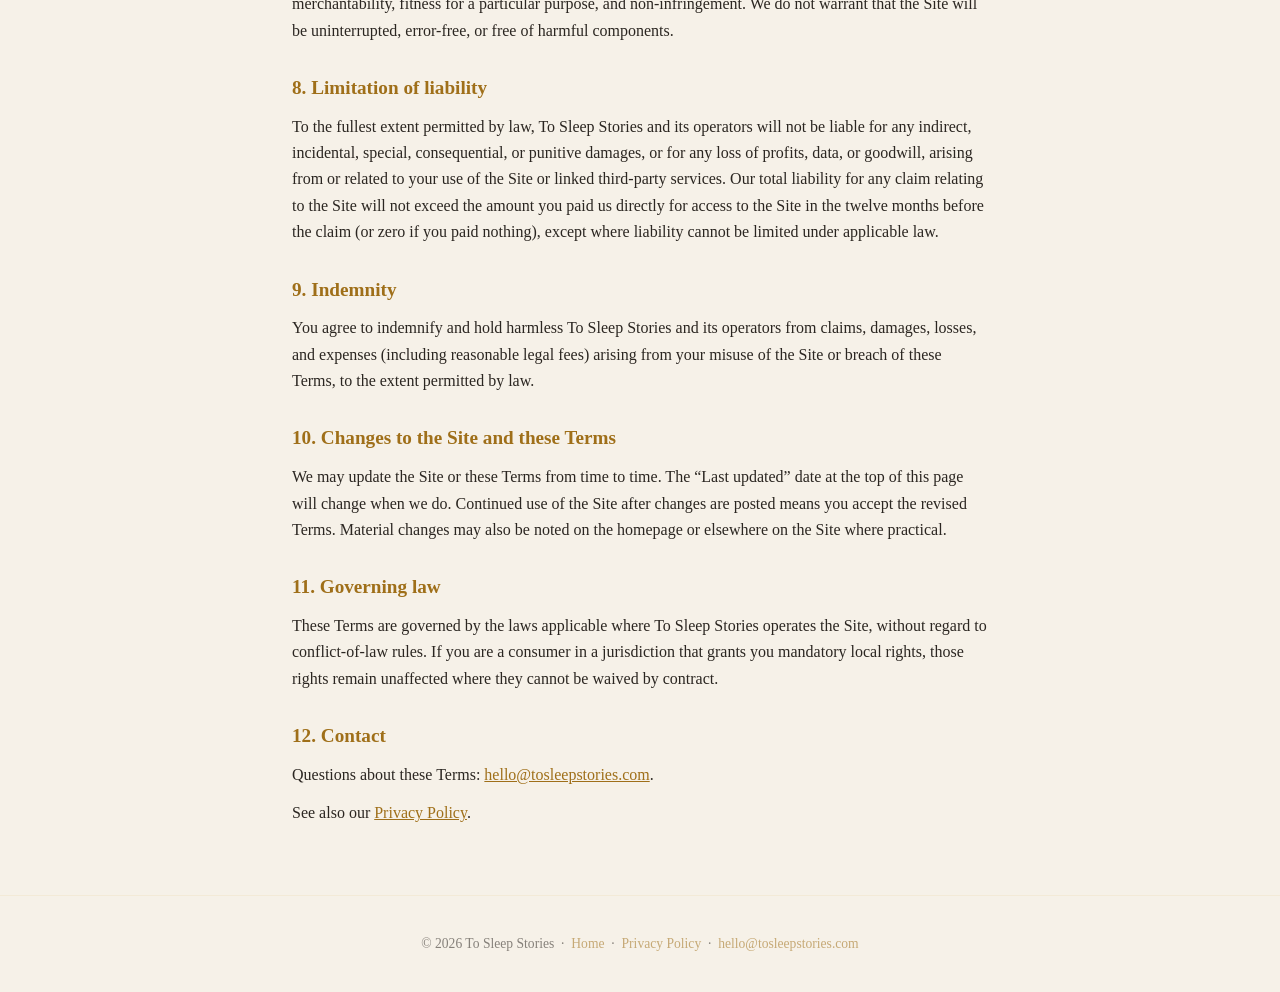
<file: terms.html>
<!DOCTYPE html>
<html lang="en">
<head>
  <meta charset="UTF-8">
  <meta name="viewport" content="width=device-width, initial-scale=1.0">
  <title>Terms and Conditions — To Sleep Stories</title>
  <link rel="icon" type="image/png" href="logo.png">
  <link rel="stylesheet" href="legal.css">
  <script src="analytics.js"></script>
</head>
<body>

<nav>
  <a class="nav-logo" href="index.html">
    <img src="logo.png" alt="To Sleep Stories">
    <span>To Sleep Stories</span>
  </a>
</nav>

<main class="legal-main">
  <h1>Terms and Conditions</h1>
  <p class="legal-meta">Last updated: 4 June 2026</p>

  <p>These Terms and Conditions (“Terms”) govern your use of the website at <a href="https://www.tosleepstories.com">www.tosleepstories.com</a> and any related pages operated under the name <strong>To Sleep Stories</strong> (the “Site”). By accessing or using the Site, you agree to these Terms. If you do not agree, please do not use the Site.</p>

  <h2>1. About To Sleep Stories</h2>
  <p>To Sleep Stories provides calm bedtime stories for children and families, including story videos and links to related books and other content. The Site is intended for parents, guardians, caregivers, and other adults who choose content for children.</p>

  <h2>2. Eligibility and use on behalf of children</h2>
  <p>The Site is not directed at children to register accounts or submit personal information. If you allow a child to watch or read content from the Site, you are responsible for supervising that use and for deciding whether the content is appropriate for that child.</p>

  <h2>3. Intellectual property</h2>
  <p>Unless otherwise stated, all content on the Site—including text, artwork, branding, logos, story titles, and the selection and arrangement of materials—is owned by or licensed to To Sleep Stories and is protected by copyright and other intellectual property laws.</p>
  <p>You may view and share links to the Site for personal, non-commercial purposes. You may not copy, reproduce, distribute, modify, create derivative works from, publicly display, or commercially exploit Site content without our prior written permission, except where a separate license or platform terms clearly allow it (for example, content you lawfully obtain through Amazon or YouTube under those platforms’ rules).</p>

  <h2>4. Permitted and prohibited use</h2>
  <p>You agree to use the Site only for lawful purposes. You must not:</p>
  <ul>
    <li>attempt to gain unauthorized access to the Site or related systems;</li>
    <li>interfere with the Site’s operation or security;</li>
    <li>use automated tools to scrape or harvest content in a way that burdens the Site;</li>
    <li>misrepresent your affiliation with To Sleep Stories; or</li>
    <li>use the Site in any way that infringes the rights of others or applicable law.</li>
  </ul>

  <h2>5. Third-party services and links</h2>
  <p>The Site may embed or link to third-party services, including YouTube (for videos) and Amazon (for books). Those services are operated by independent parties under their own terms and policies. We do not control and are not responsible for third-party sites, products, pricing, availability, or conduct. Your use of third-party services is at your own risk and subject to their terms.</p>

  <h2>6. No professional advice</h2>
  <p>Our stories and materials are provided for entertainment and family reading or listening. They do not constitute medical, psychological, educational, or other professional advice. Always use your own judgment about bedtime routines and child wellbeing.</p>

  <h2>7. Disclaimers</h2>
  <p>The Site and its content are provided on an “as is” and “as available” basis. To the fullest extent permitted by law, we disclaim warranties of any kind, whether express or implied, including implied warranties of merchantability, fitness for a particular purpose, and non-infringement. We do not warrant that the Site will be uninterrupted, error-free, or free of harmful components.</p>

  <h2>8. Limitation of liability</h2>
  <p>To the fullest extent permitted by law, To Sleep Stories and its operators will not be liable for any indirect, incidental, special, consequential, or punitive damages, or for any loss of profits, data, or goodwill, arising from or related to your use of the Site or linked third-party services. Our total liability for any claim relating to the Site will not exceed the amount you paid us directly for access to the Site in the twelve months before the claim (or zero if you paid nothing), except where liability cannot be limited under applicable law.</p>

  <h2>9. Indemnity</h2>
  <p>You agree to indemnify and hold harmless To Sleep Stories and its operators from claims, damages, losses, and expenses (including reasonable legal fees) arising from your misuse of the Site or breach of these Terms, to the extent permitted by law.</p>

  <h2>10. Changes to the Site and these Terms</h2>
  <p>We may update the Site or these Terms from time to time. The “Last updated” date at the top of this page will change when we do. Continued use of the Site after changes are posted means you accept the revised Terms. Material changes may also be noted on the homepage or elsewhere on the Site where practical.</p>

  <h2>11. Governing law</h2>
  <p>These Terms are governed by the laws applicable where To Sleep Stories operates the Site, without regard to conflict-of-law rules. If you are a consumer in a jurisdiction that grants you mandatory local rights, those rights remain unaffected where they cannot be waived by contract.</p>

  <h2>12. Contact</h2>
  <p>Questions about these Terms: <a href="mailto:hello@tosleepstories.com">hello@tosleepstories.com</a>.</p>
  <p>See also our <a href="privacy.html">Privacy Policy</a>.</p>
</main>

<footer>
  <p>
    © 2026 To Sleep Stories &nbsp;·&nbsp;
    <a href="index.html">Home</a> &nbsp;·&nbsp;
    <a href="privacy.html">Privacy Policy</a> &nbsp;·&nbsp;
    <a href="mailto:hello@tosleepstories.com">hello@tosleepstories.com</a>
  </p>
</footer>

</body>
</html>
</file>
<file: legal.css>
:root {
  --navy: #f6f1e8;
  --gold: #c89833;
  --gold-light: #9f6f19;
  --text-light: #2b2621;
  --accent: #4b6f8f;
}

* { margin: 0; padding: 0; box-sizing: border-box; }

body {
  font-family: 'Georgia', 'Times New Roman', serif;
  background: var(--navy);
  color: var(--text-light);
  line-height: 1.65;
  min-height: 100vh;
  display: flex;
  flex-direction: column;
}

nav {
  display: flex;
  align-items: center;
  justify-content: space-between;
  padding: 14px 32px;
  background: rgba(255, 250, 242, 0.95);
  backdrop-filter: blur(12px);
  border-bottom: 1px solid rgba(200, 152, 51, 0.25);
}

.nav-logo {
  display: flex;
  align-items: center;
  gap: 10px;
  text-decoration: none;
}

.nav-logo img { height: 36px; border-radius: 6px; }

.nav-logo span {
  font-size: 1.1rem;
  color: var(--gold-light);
  letter-spacing: 0.03em;
}

.legal-main {
  flex: 1;
  max-width: 760px;
  margin: 0 auto;
  padding: 40px 32px 56px;
  width: 100%;
}

.legal-main h1 {
  font-size: clamp(1.75rem, 4vw, 2.35rem);
  color: var(--gold-light);
  margin-bottom: 8px;
}

.legal-meta {
  font-size: 0.9rem;
  color: var(--accent);
  opacity: 0.85;
  margin-bottom: 32px;
}

.legal-main h2 {
  font-size: 1.2rem;
  color: var(--gold-light);
  margin: 28px 0 10px;
}

.legal-main p,
.legal-main li {
  font-size: 1rem;
  margin-bottom: 12px;
}

.legal-main ul {
  margin: 0 0 12px 1.25rem;
}

.legal-main a {
  color: var(--gold-light);
}

footer {
  padding: 36px 32px;
  text-align: center;
  border-top: 1px solid rgba(212, 168, 71, 0.1);
}

footer p {
  color: var(--text-light);
  opacity: 0.55;
  font-size: 0.85rem;
  line-height: 1.8;
}

footer a {
  color: var(--gold-light);
  text-decoration: none;
}

footer a:hover { text-decoration: underline; }

@media (max-width: 640px) {
  nav { padding: 12px 18px; }
  .nav-logo span { display: none; }
  .legal-main { padding: 28px 18px 40px; }
}
</file>
